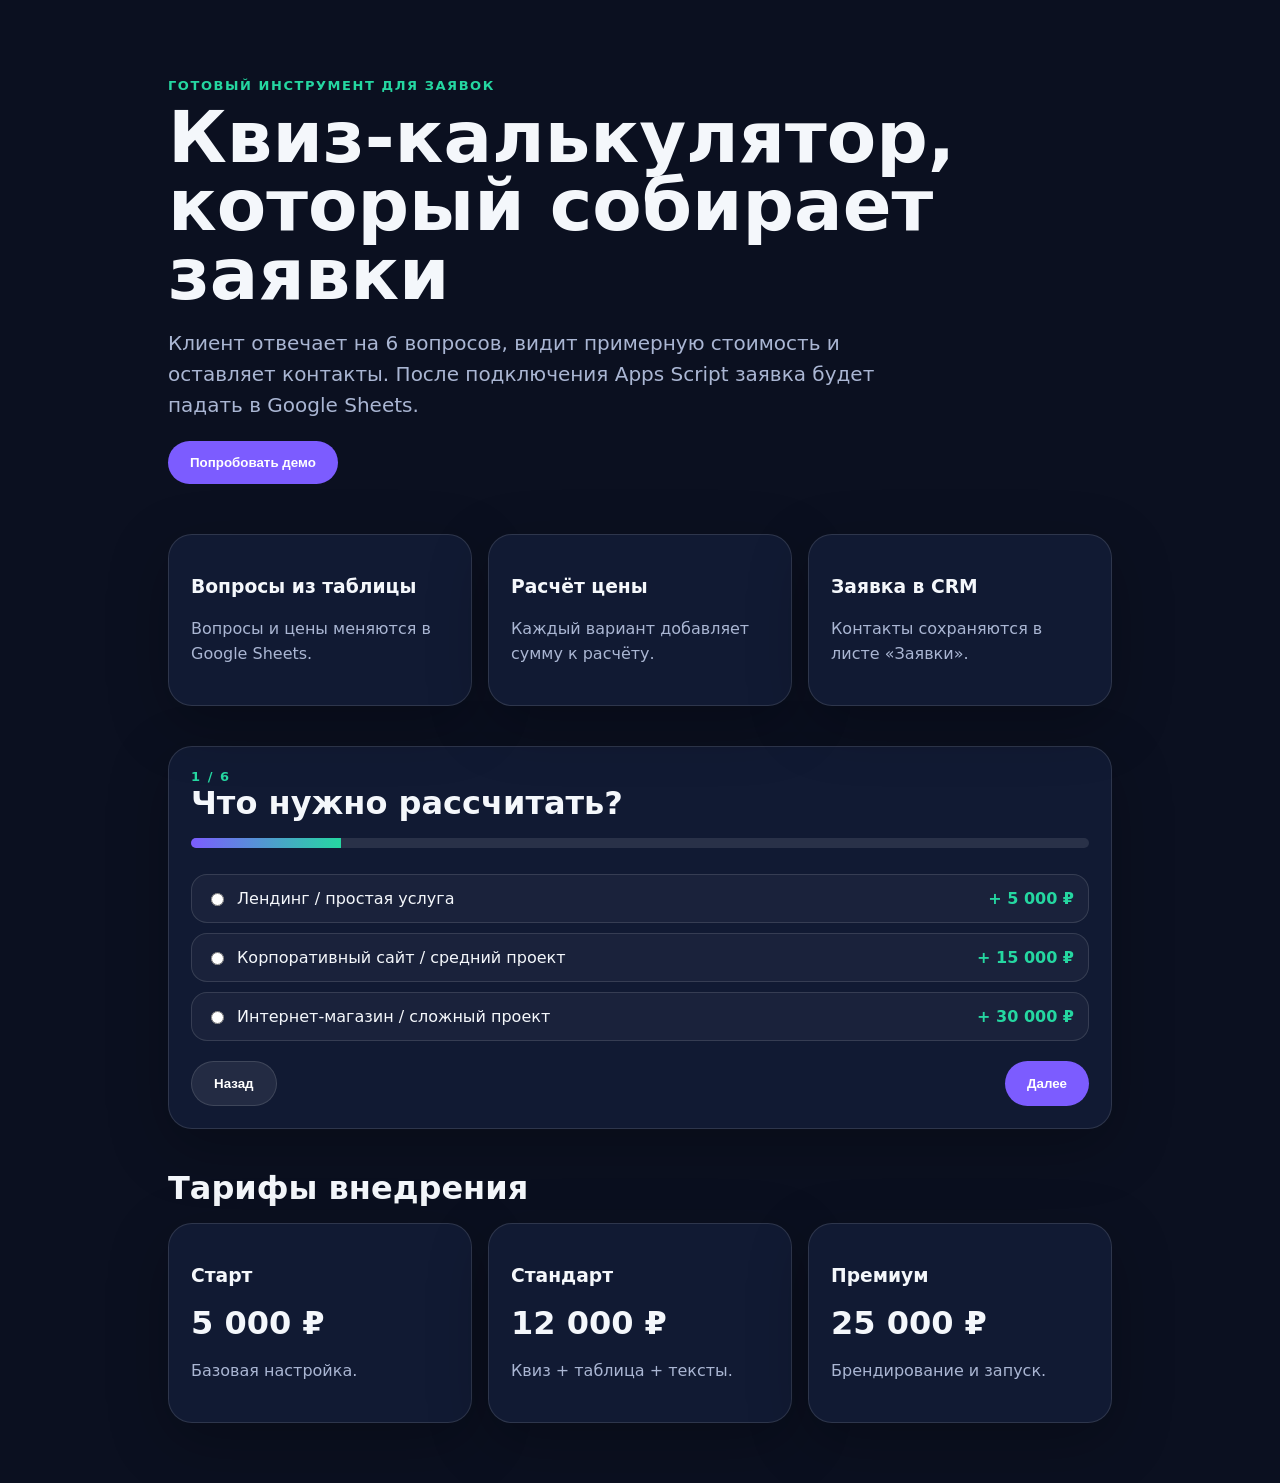
<file: index.html>
<!doctype html>
<html lang="ru">
<head>
  <meta charset="utf-8">
  <meta name="viewport" content="width=device-width,initial-scale=1">
  <title>Квиз-калькулятор стоимости</title>
  <style>
    *{box-sizing:border-box}body{margin:0;font-family:system-ui,-apple-system,Segoe UI,sans-serif;background:#0b1020;color:#f4f7fb}main{max-width:980px;margin:auto;padding:28px 18px 60px}.hero{padding:50px 0}.tag{color:#25d7a1;text-transform:uppercase;font-weight:800;letter-spacing:.12em;font-size:13px}h1{font-size:clamp(38px,7vw,72px);line-height:.95;margin:10px 0 18px}h2{font-size:32px;margin:0 0 16px}.lead{font-size:20px;color:#aab6d3;max-width:720px;line-height:1.55}.grid{display:grid;grid-template-columns:repeat(3,1fr);gap:16px}.card,.quiz{background:#111a33;border:1px solid rgba(255,255,255,.12);border-radius:24px;padding:22px;box-shadow:0 18px 60px rgba(0,0,0,.25)}.btn{border:0;border-radius:999px;padding:14px 22px;font-weight:800;cursor:pointer;background:#7c5cff;color:white}.btn.secondary{background:rgba(255,255,255,.08);border:1px solid rgba(255,255,255,.12)}.actions{display:flex;gap:10px;justify-content:space-between;margin-top:20px}.progress{height:10px;border-radius:999px;background:rgba(255,255,255,.1);overflow:hidden;margin:16px 0 26px}.bar{height:100%;width:0;background:linear-gradient(90deg,#7c5cff,#25d7a1);transition:.2s}.option{display:flex;gap:10px;align-items:center;border:1px solid rgba(255,255,255,.12);border-radius:16px;padding:14px;margin:10px 0;background:rgba(255,255,255,.04);cursor:pointer}.option b{margin-left:auto;color:#25d7a1}.hidden{display:none}.form{display:grid;gap:12px;max-width:520px}.form input{padding:14px;border-radius:14px;border:1px solid rgba(255,255,255,.14);background:rgba(255,255,255,.08);color:#fff;font-size:16px}.ok{background:rgba(37,215,161,.12);border:1px solid rgba(37,215,161,.35);padding:16px;border-radius:16px;margin-top:14px;color:#dff}.muted{color:#aab6d3;line-height:1.6}@media(max-width:760px){.grid{grid-template-columns:1fr}h1{font-size:42px}}
  </style>
</head>
<body>
<main>
  <section class="hero">
    <div class="tag">Готовый инструмент для заявок</div>
    <h1>Квиз-калькулятор, который собирает заявки</h1>
    <p class="lead">Клиент отвечает на 6 вопросов, видит примерную стоимость и оставляет контакты. После подключения Apps Script заявка будет падать в Google Sheets.</p>
    <button class="btn" onclick="document.getElementById('quiz').scrollIntoView({behavior:'smooth'})">Попробовать демо</button>
  </section>

  <section class="grid">
    <div class="card"><h3>Вопросы из таблицы</h3><p class="muted">Вопросы и цены меняются в Google Sheets.</p></div>
    <div class="card"><h3>Расчёт цены</h3><p class="muted">Каждый вариант добавляет сумму к расчёту.</p></div>
    <div class="card"><h3>Заявка в CRM</h3><p class="muted">Контакты сохраняются в листе «Заявки».</p></div>
  </section>

  <section class="quiz" id="quiz" style="margin-top:40px">
    <div class="tag" id="counter">1 / 6</div>
    <h2 id="questionTitle"></h2>
    <div class="progress"><div class="bar" id="bar"></div></div>
    <div id="options"></div>
    <div id="final" class="hidden">
      <h2 id="price"></h2>
      <p class="muted">Точная стоимость после уточнения деталей.</p>
      <form class="form" id="leadForm">
        <input id="name" required placeholder="Имя">
        <input id="phone" required placeholder="Телефон">
        <input id="email" type="email" placeholder="Email">
        <button class="btn" type="submit">Отправить заявку</button>
      </form>
      <div class="ok hidden" id="ok"></div>
    </div>
    <div class="actions">
      <button class="btn secondary" id="prev">Назад</button>
      <button class="btn" id="next">Далее</button>
    </div>
  </section>

  <section style="margin-top:40px">
    <h2>Тарифы внедрения</h2>
    <div class="grid">
      <div class="card"><h3>Старт</h3><h2>5 000 ₽</h2><p class="muted">Базовая настройка.</p></div>
      <div class="card"><h3>Стандарт</h3><h2>12 000 ₽</h2><p class="muted">Квиз + таблица + тексты.</p></div>
      <div class="card"><h3>Премиум</h3><h2>25 000 ₽</h2><p class="muted">Брендирование и запуск.</p></div>
    </div>
  </section>
</main>
<script>
const SCRIPT_URL='';
const qs=[
 {t:'Что нужно рассчитать?',o:[['Лендинг / простая услуга',5000],['Корпоративный сайт / средний проект',15000],['Интернет-магазин / сложный проект',30000]]},
 {t:'Количество страниц или объём работ?',o:[['1–3 страницы / небольшой объём',0],['4–10 страниц / средний объём',5000],['11–30 страниц / большой объём',12000],['Больше 30 страниц',25000]]},
 {t:'Нужен ли индивидуальный дизайн?',o:[['Шаблонный дизайн',0],['Индивидуальный дизайн',10000]]},
 {t:'Нужны ли интеграции?',o:[['Без интеграций',0],['Форма + таблица заявок',5000],['CRM / оплата / внешние сервисы',15000]]},
 {t:'Нужен ли контент или тексты?',o:[['Контент уже готов',0],['Нужна редактура',5000],['Нужно написать тексты с нуля',12000]]},
 {t:'Как срочно нужен запуск?',o:[['Стандартно',0],['Срочно',7000]]}
];
let step=0,answers=[];const $=id=>document.getElementById(id);function money(n){return n.toLocaleString('ru-RU')+' ₽'}function sum(){return answers.reduce((s,a)=>s+(a?a.price:0),0)}function render(){const q=qs[step];$('counter').textContent=(step+1)+' / '+qs.length;$('bar').style.width=((step+1)/qs.length*100)+'%';$('questionTitle').textContent=q.t;$('final').classList.add('hidden');$('options').classList.remove('hidden');$('next').classList.remove('hidden');$('prev').disabled=step===0;$('next').textContent=step===qs.length-1?'Рассчитать':'Далее';$('options').innerHTML=q.o.map((x,i)=>`<label class="option"><input type="radio" name="opt" value="${i}" ${answers[step]?.idx===i?'checked':''}><span>${x[0]}</span><b>${x[1]?'+ '+money(x[1]):'0 ₽'}</b></label>`).join('');document.querySelectorAll('[name=opt]').forEach(i=>i.onchange=()=>{const v=q.o[+i.value];answers[step]={idx:+i.value,text:v[0],price:v[1],question:q.t}})}function final(){ $('questionTitle').textContent='Готово';$('counter').textContent='Расчёт';$('bar').style.width='100%';$('options').classList.add('hidden');$('final').classList.remove('hidden');$('next').classList.add('hidden');$('price').textContent='Предварительная стоимость: '+money(sum()) }$('prev').onclick=()=>{if(step>0){step--;render()}};$('next').onclick=()=>{if(!answers[step])return alert('Выберите вариант'); if(step<qs.length-1){step++;render()}else final()};$('leadForm').onsubmit=e=>{e.preventDefault();const data={id:'LOCAL-'+Date.now(),name:$('name').value,phone:$('phone').value,email:$('email').value,price:sum(),answers};if(!SCRIPT_URL){$('ok').classList.remove('hidden');$('ok').innerHTML='Демо-режим: заявка не отправлена, потому что Apps Script URL ещё не подключён. Расчёт: '+money(data.price);return}const form=document.createElement('form');form.method='POST';form.action=SCRIPT_URL;form.target='_blank';const input=document.createElement('input');input.name='payload';input.value=JSON.stringify(data);form.appendChild(input);document.body.appendChild(form);form.submit();form.remove();$('ok').classList.remove('hidden');$('ok').textContent='Заявка отправлена.'};render();
</script>
</body>
</html>
</file>
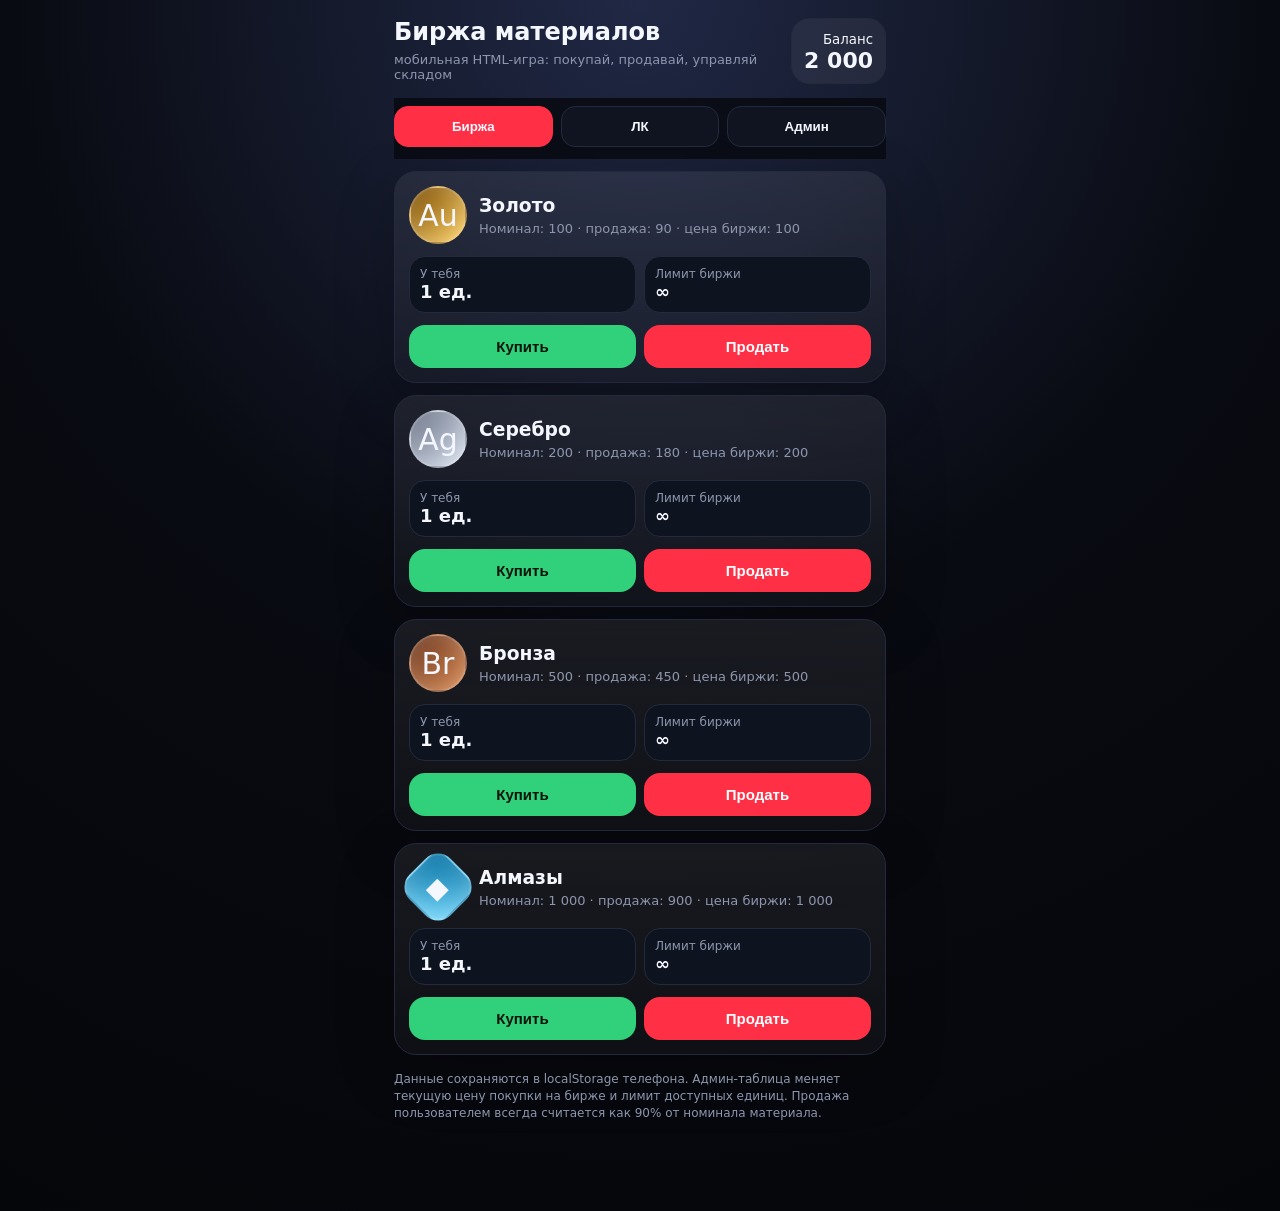
<file: coin-exchange-game/index.html>
<!doctype html>
<html lang="ru">
<head>
<meta charset="utf-8">
<meta name="viewport" content="width=device-width,initial-scale=1,viewport-fit=cover">
<title>Биржа материалов</title>
<style>
:root{--bg:#090b12;--card:#151927;--muted:#8d96ad;--text:#f5f7ff;--red:#ff3046;--green:#31d07b;--line:#242a3d;--gold:#ffd36a;--silver:#dce4f2;--bronze:#d88b55;--diamond:#7ddcff}*{box-sizing:border-box}body{margin:0;background:radial-gradient(circle at top,#202845 0,#090b12 46%,#05060a 100%);font-family:system-ui,-apple-system,BlinkMacSystemFont,"Segoe UI",sans-serif;color:var(--text)}.wrap{max-width:520px;margin:0 auto;padding:18px 14px 90px}.top{display:flex;justify-content:space-between;gap:12px;align-items:center;margin-bottom:14px}.brand h1{font-size:24px;line-height:1.05;margin:0}.brand p{margin:6px 0 0;color:var(--muted);font-size:13px}.pill{border:1px solid var(--line);background:rgba(255,255,255,.06);border-radius:18px;padding:10px 12px;text-align:right}.pill b{display:block;font-size:22px}.tabs{position:sticky;top:0;z-index:5;display:grid;grid-template-columns:repeat(3,1fr);gap:8px;background:rgba(9,11,18,.88);backdrop-filter:blur(12px);padding:8px 0 12px}.tab{border:1px solid var(--line);background:#101421;color:var(--text);border-radius:14px;padding:12px 8px;font-weight:800}.tab.active{background:var(--red);border-color:var(--red)}.panel{display:none}.panel.active{display:block}.card{border:1px solid var(--line);background:linear-gradient(180deg,rgba(255,255,255,.07),rgba(255,255,255,.03));border-radius:22px;padding:14px;margin:12px 0;box-shadow:0 18px 60px rgba(0,0,0,.22)}.asset{display:grid;grid-template-columns:58px 1fr;gap:12px;align-items:center}.coin{width:58px;height:58px;border-radius:50%;display:grid;place-items:center;font-size:30px;border:2px solid rgba(255,255,255,.22);box-shadow:inset 0 0 18px rgba(255,255,255,.18)}.gold{background:linear-gradient(135deg,#7a4a00,var(--gold))}.silver{background:linear-gradient(135deg,#677083,var(--silver))}.bronze{background:linear-gradient(135deg,#6b351d,var(--bronze))}.diamond{background:linear-gradient(135deg,#006c9e,var(--diamond));border-radius:18px;transform:rotate(45deg)}.diamond span{transform:rotate(-45deg)}h2,h3{margin:0}.meta{color:var(--muted);font-size:13px;margin-top:5px}.grid{display:grid;grid-template-columns:1fr 1fr;gap:8px;margin-top:12px}.stat{background:#0e1320;border:1px solid var(--line);border-radius:16px;padding:10px}.stat small{display:block;color:var(--muted);font-size:12px}.stat b{font-size:18px}.actions{display:grid;grid-template-columns:1fr 1fr;gap:8px;margin-top:12px}.btn{border:0;border-radius:16px;padding:13px 10px;font-size:15px;font-weight:900;color:#fff;background:#2c354f}.buy{background:var(--green);color:#06130b}.sell{background:var(--red)}.btn:disabled{opacity:.42}.admin-row{display:grid;grid-template-columns:1fr 1fr;gap:8px;margin-top:10px}.field{display:flex;flex-direction:column;gap:5px}.field label{font-size:12px;color:var(--muted)}input{width:100%;border:1px solid var(--line);background:#0e1320;color:var(--text);border-radius:14px;padding:12px;font-size:16px}.notice{color:var(--muted);font-size:13px;line-height:1.35}.toast{position:fixed;left:14px;right:14px;bottom:18px;max-width:492px;margin:auto;background:#111727;border:1px solid var(--line);border-radius:18px;padding:13px 14px;box-shadow:0 18px 80px rgba(0,0,0,.5);display:none}.toast.show{display:block}.danger{color:#ff9aa6}.ok{color:#86f3b0}.table{width:100%;border-collapse:collapse;font-size:13px}.table th,.table td{border-bottom:1px solid var(--line);padding:9px 4px;text-align:left}.reset{width:100%;margin-top:10px;background:#242b40}.footer{color:var(--muted);font-size:12px;margin-top:16px;line-height:1.4}
</style>
</head>
<body>
<div class="wrap">
  <div class="top">
    <div class="brand"><h1>Биржа материалов</h1><p>мобильная HTML-игра: покупай, продавай, управляй складом</p></div>
    <div class="pill"><small>Баланс</small><b id="balance">0</b></div>
  </div>
  <div class="tabs"><button class="tab active" data-tab="market">Биржа</button><button class="tab" data-tab="cabinet">ЛК</button><button class="tab" data-tab="admin">Админ</button></div>
  <section id="market" class="panel active"></section>
  <section id="cabinet" class="panel"></section>
  <section id="admin" class="panel"></section>
  <div class="footer">Данные сохраняются в localStorage телефона. Админ-таблица меняет текущую цену покупки на бирже и лимит доступных единиц. Продажа пользователем всегда считается как 90% от номинала материала.</div>
</div>
<div id="toast" class="toast"></div>
<script>
const DEFAULT={balance:2000,assets:{gold:{name:'Золото',icon:'Au',cls:'gold',nominal:100,price:100,stock:null,user:1},silver:{name:'Серебро',icon:'Ag',cls:'silver',nominal:200,price:200,stock:null,user:1},bronze:{name:'Бронза',icon:'Br',cls:'bronze',nominal:500,price:500,stock:null,user:1},diamond:{name:'Алмазы',icon:'◆',cls:'diamond',nominal:1000,price:1000,stock:null,user:1}}};
let state=load();
function load(){try{return JSON.parse(localStorage.getItem('coinExchangeGame'))||structuredClone(DEFAULT)}catch(e){return structuredClone(DEFAULT)}}
function save(){localStorage.setItem('coinExchangeGame',JSON.stringify(state));render()}
function money(n){return Math.round(Number(n)||0).toLocaleString('ru-RU')}
function sellPrice(a){return Math.round(a.nominal*.9)}
function toast(t,ok=true){const el=document.getElementById('toast');el.innerHTML=(ok?'<span class="ok">':'<span class="danger">')+t+'</span>';el.classList.add('show');setTimeout(()=>el.classList.remove('show'),1700)}
function buy(k){const a=state.assets[k];if(a.stock!==null&&a.stock<=0)return toast('На бирже закончился лимит',false);if(state.balance<a.price)return toast('Не хватает баллов',false);state.balance-=a.price;a.user++;if(a.stock!==null)a.stock--;save();toast('Куплено: '+a.name)}
function sell(k){const a=state.assets[k];if(a.user<=0)return toast('Нечего продавать',false);const p=sellPrice(a);a.user--;state.balance+=p;if(a.stock!==null)a.stock++;save();toast('Продано за '+money(p)+' баллов')}
function setAdmin(k,field,val){const a=state.assets[k];if(field==='price')a.price=Math.max(0,Math.round(Number(val)||0));if(field==='stock'){const v=String(val).trim();a.stock=v===''?null:Math.max(0,Math.round(Number(v)||0))}save()}
function resetGame(){state=structuredClone(DEFAULT);save();toast('Игра сброшена')}
function coinHtml(a){return `<div class="coin ${a.cls}"><span>${a.icon}</span></div>`}
function renderMarket(){document.getElementById('market').innerHTML=Object.entries(state.assets).map(([k,a])=>`<div class="card"><div class="asset">${coinHtml(a)}<div><h3>${a.name}</h3><div class="meta">Номинал: ${money(a.nominal)} · продажа: ${money(sellPrice(a))} · цена биржи: ${money(a.price)}</div></div></div><div class="grid"><div class="stat"><small>У тебя</small><b>${money(a.user)} ед.</b></div><div class="stat"><small>Лимит биржи</small><b>${a.stock===null?'∞':money(a.stock)}</b></div></div><div class="actions"><button class="btn buy" onclick="buy('${k}')">Купить</button><button class="btn sell" onclick="sell('${k}')">Продать</button></div></div>`).join('')}
function renderCabinet(){const total=Object.values(state.assets).reduce((s,a)=>s+a.user*sellPrice(a),0);document.getElementById('cabinet').innerHTML=`<div class="card"><h2>Личный кабинет</h2><p class="notice">Здесь виден баланс, портфель и оценка активов по цене продажи — 90% от номинала.</p><div class="grid"><div class="stat"><small>Баланс</small><b>${money(state.balance)}</b></div><div class="stat"><small>Оценка портфеля</small><b>${money(total)}</b></div></div></div><div class="card"><table class="table"><thead><tr><th>Материал</th><th>Кол-во</th><th>Продажа/ед.</th><th>Сумма</th></tr></thead><tbody>${Object.values(state.assets).map(a=>`<tr><td>${a.name}</td><td>${money(a.user)}</td><td>${money(sellPrice(a))}</td><td>${money(a.user*sellPrice(a))}</td></tr>`).join('')}</tbody></table></div>`}
function renderAdmin(){document.getElementById('admin').innerHTML=`<div class="card"><h2>Админ-таблица</h2><p class="notice">Цена — текущая стоимость покупки на бирже. Лимит пустой = бесконечно. Лимит уменьшается при покупке и возвращается при продаже.</p></div>`+Object.entries(state.assets).map(([k,a])=>`<div class="card"><div class="asset">${coinHtml(a)}<div><h3>${a.name}</h3><div class="meta">Номинал ${money(a.nominal)} · пользователь продаёт за ${money(sellPrice(a))}</div></div></div><div class="admin-row"><div class="field"><label>Цена покупки на бирже</label><input type="number" min="0" value="${a.price}" onchange="setAdmin('${k}','price',this.value)"></div><div class="field"><label>Лимит единиц на продаже</label><input type="number" min="0" placeholder="∞" value="${a.stock===null?'':a.stock}" onchange="setAdmin('${k}','stock',this.value)"></div></div></div>`).join('')+`<button class="btn reset" onclick="resetGame()">Сбросить игру</button>`}
function render(){document.getElementById('balance').textContent=money(state.balance);renderMarket();renderCabinet();renderAdmin()}
document.querySelectorAll('.tab').forEach(b=>b.onclick=()=>{document.querySelectorAll('.tab,.panel').forEach(x=>x.classList.remove('active'));b.classList.add('active');document.getElementById(b.dataset.tab).classList.add('active')});
render();
</script>
</body>
</html>
</file>
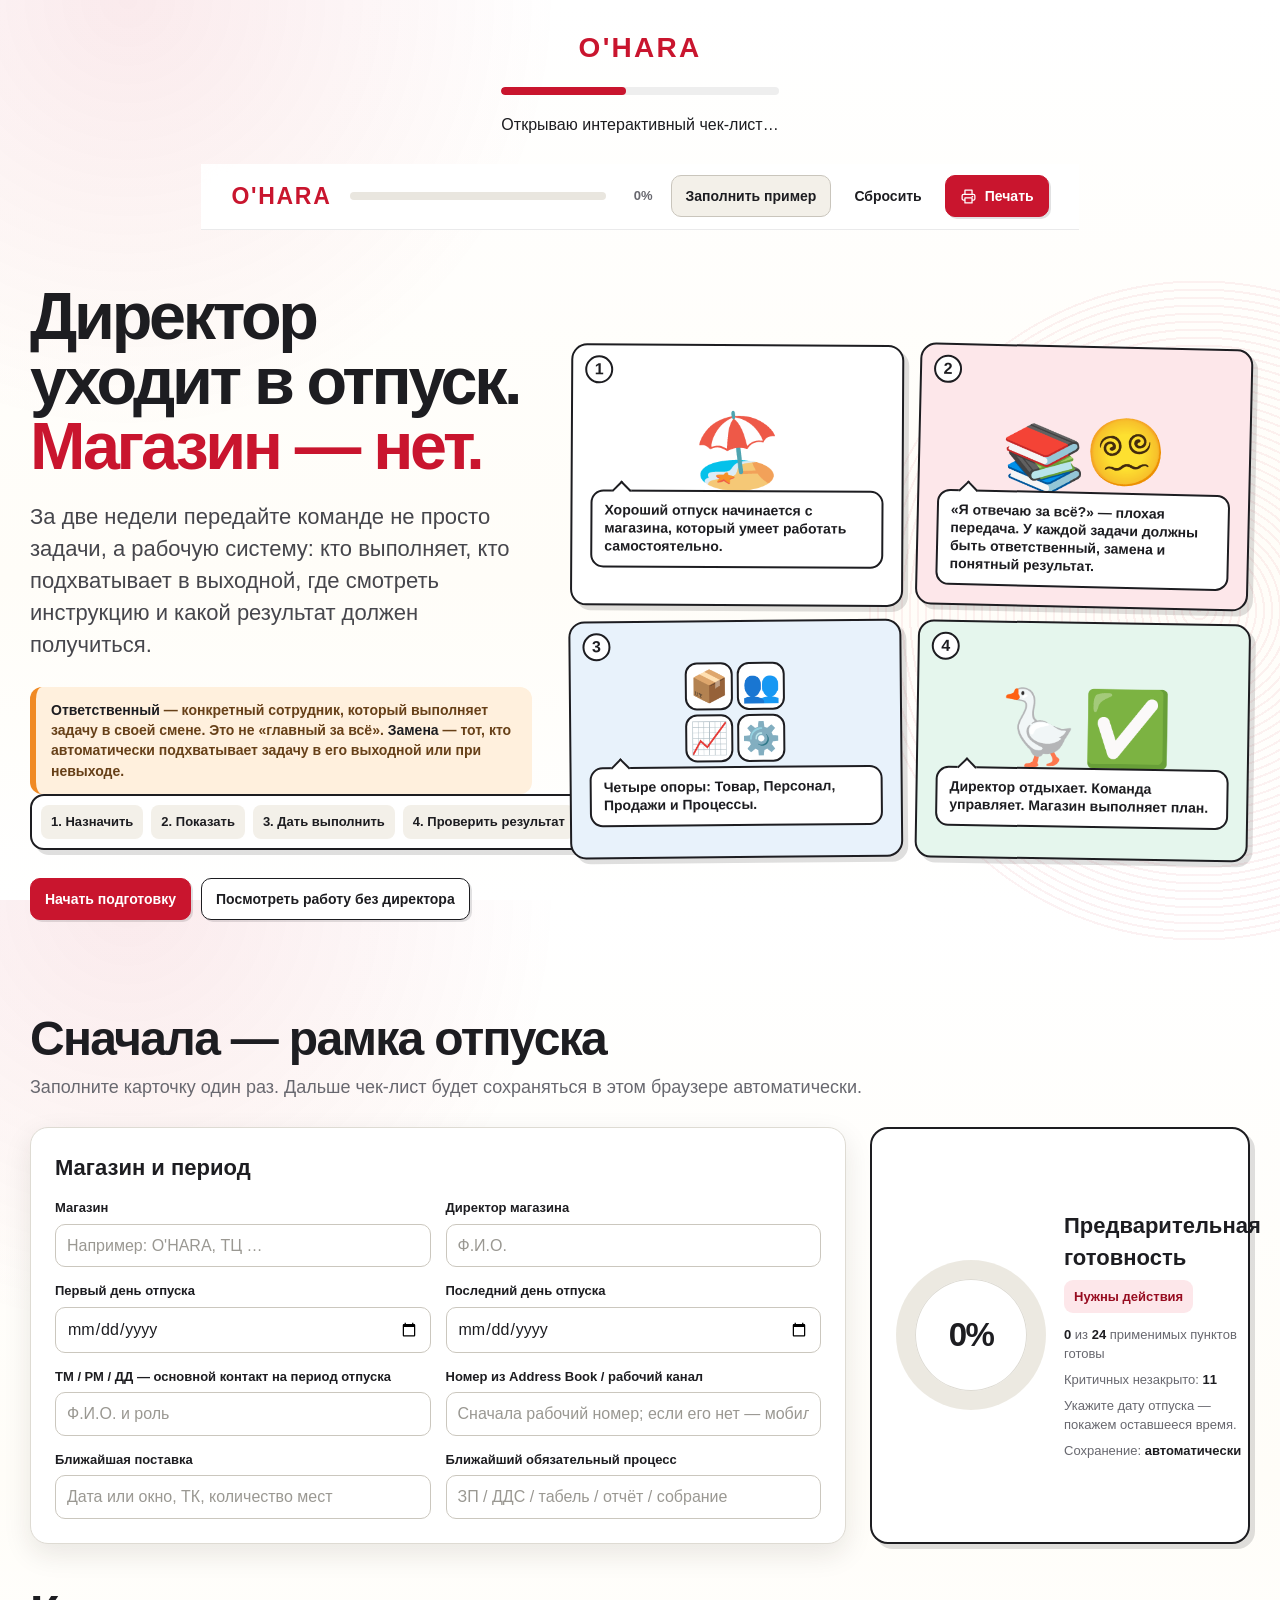
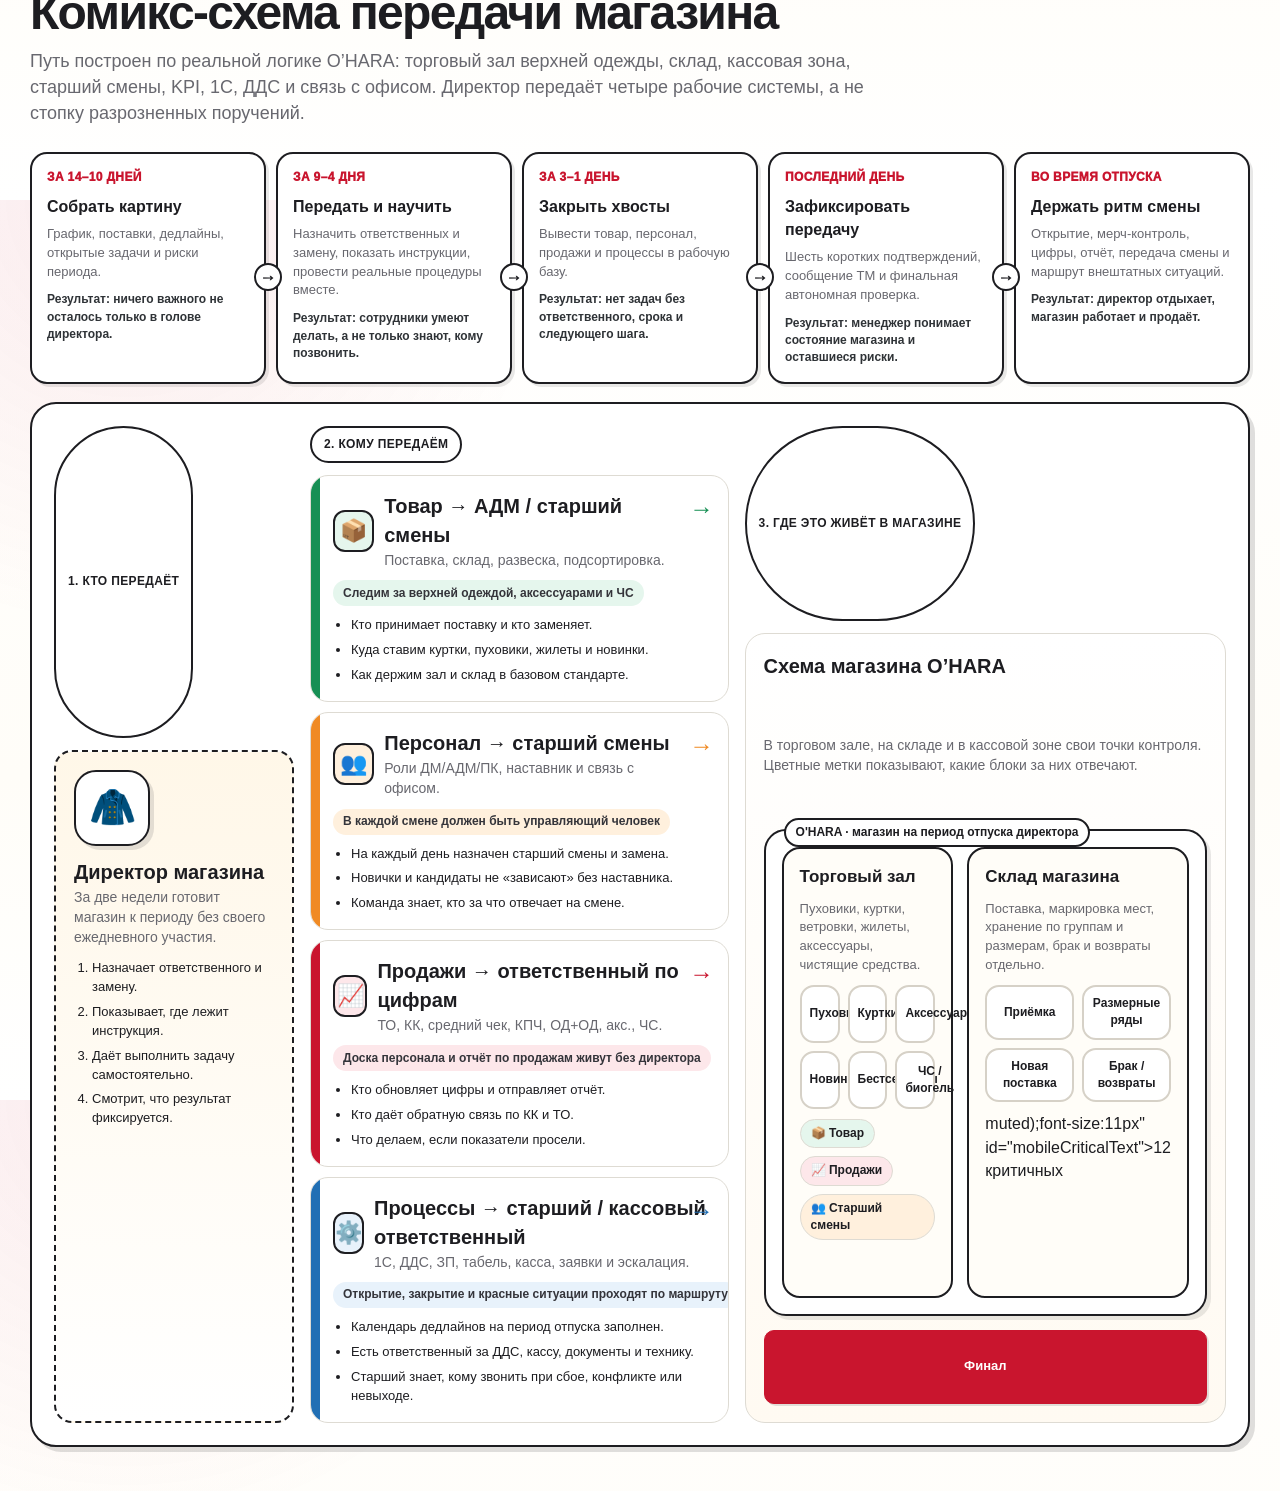
<file: ohara-vacation-checklist/index.html>
<!doctype html>
<html lang="ru">
<head>
<meta charset="utf-8">
<meta name="viewport" content="width=device-width,initial-scale=1">
<meta name="theme-color" content="#c9152e">
<title>O\'HARA — Магазин готов к отпуску директора</title>
<style>html,body{height:100%;margin:0}body{display:grid;place-items:center;font:16px/1.45 Segoe UI,Arial,sans-serif;background:#fffdf8;color:#1d1d21}.load{max-width:520px;padding:28px;text-align:center}.mark{font-size:28px;font-weight:900;letter-spacing:.08em;color:#c9152e}.bar{height:8px;margin:18px 0;border-radius:99px;background:#eee;overflow:hidden}.bar:after{content:"";display:block;width:45%;height:100%;border-radius:inherit;background:#c9152e;animation:m 1s infinite alternate ease-in-out}@keyframes m{to{transform:translateX(120%)}}</style>
</head>
<body><div class="load"><div class="mark">O'HARA</div><div class="bar"></div><div id="msg">Открываю интерактивный чек-лист…</div></div>
<script>window.__OHARA_PARTS=[];</script>
<script src="part01.js"></script>
<script src="part02.js"></script>
<script src="part03.js"></script>
<script src="part04.js"></script>
<script src="part05.js"></script>
<script src="part06.js"></script>
<script src="part07.js"></script>
<script src="part08.js"></script>
<script src="part09.js"></script>
<script>
try{const html=window.__OHARA_PARTS.join("");if(!html.startsWith("<!doctype html>"))throw new Error("incomplete");document.open();document.write(html);document.close();}catch(e){document.getElementById("msg").textContent="Не удалось загрузить прототип. Обновите страницу.";}
</script></body></html>
</file>
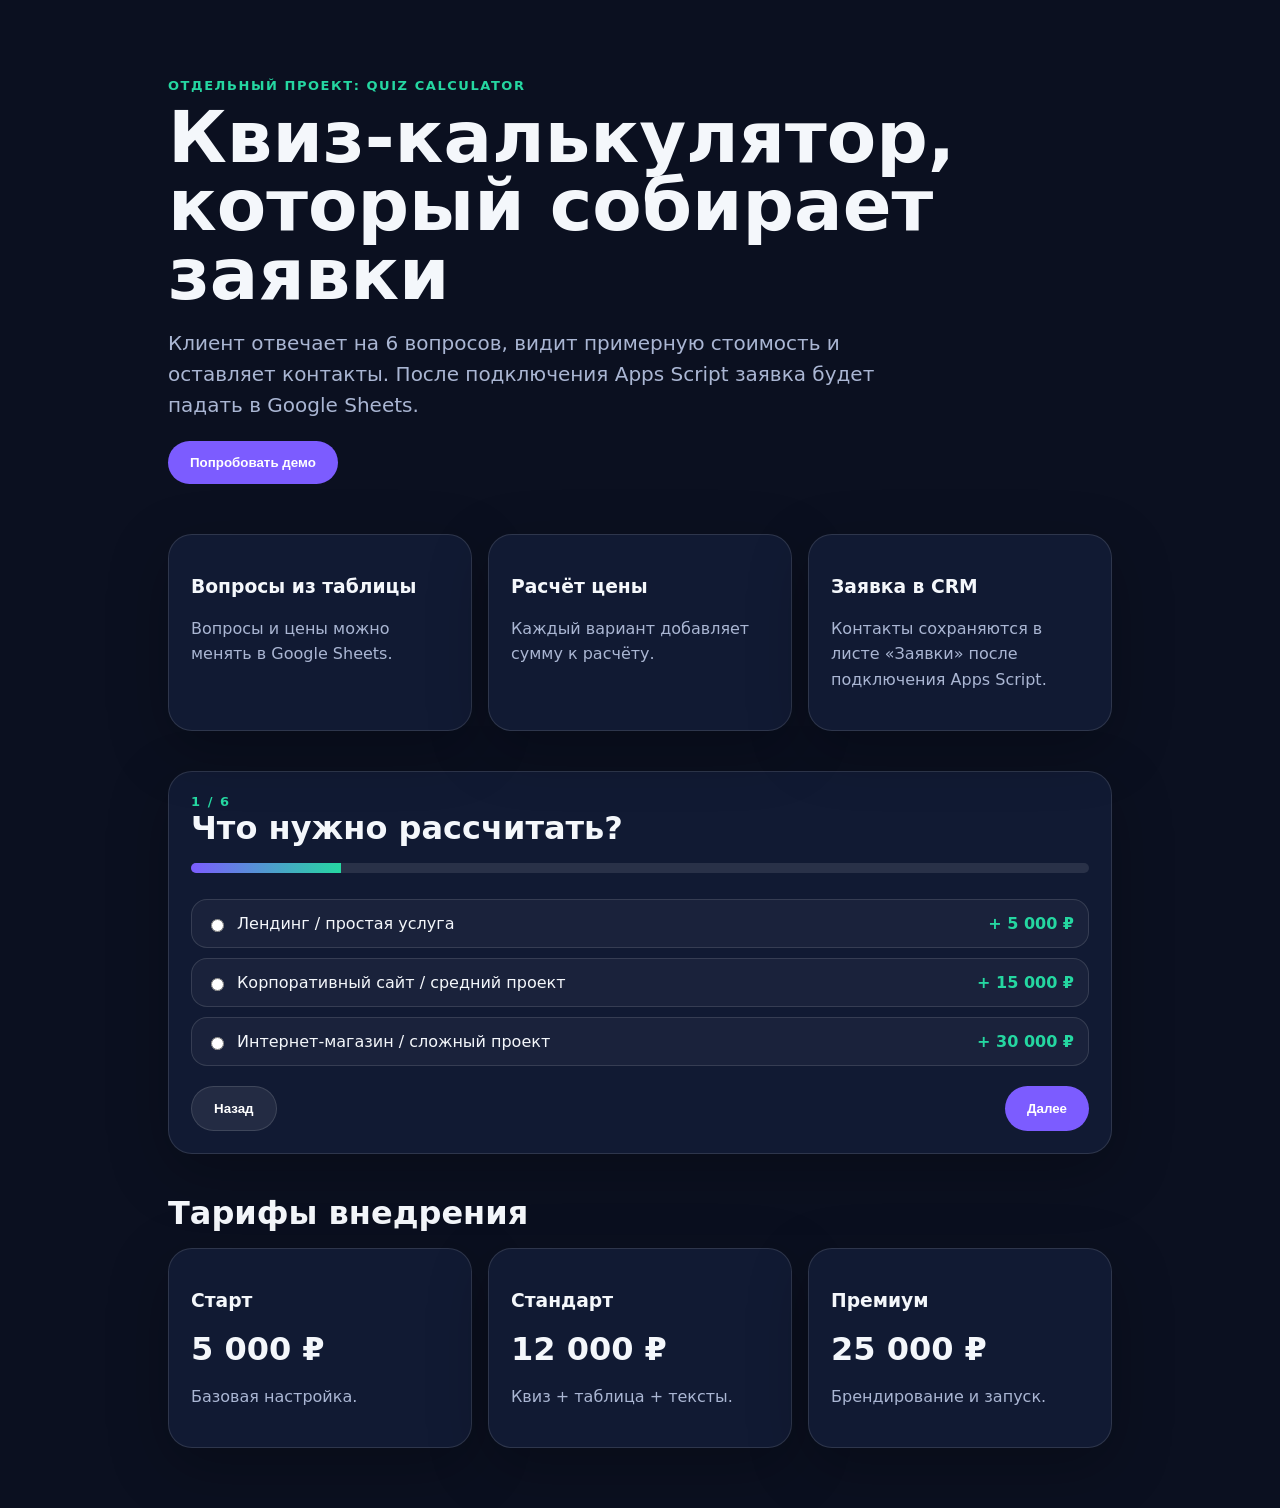
<file: quiz-calculator/index.html>
<!doctype html>
<html lang="ru">
<head>
  <meta charset="utf-8">
  <meta name="viewport" content="width=device-width,initial-scale=1">
  <title>Квиз-калькулятор стоимости</title>
  <style>
    *{box-sizing:border-box}body{margin:0;font-family:system-ui,-apple-system,Segoe UI,sans-serif;background:#0b1020;color:#f4f7fb}main{max-width:980px;margin:auto;padding:28px 18px 60px}.hero{padding:50px 0}.tag{color:#25d7a1;text-transform:uppercase;font-weight:800;letter-spacing:.12em;font-size:13px}h1{font-size:clamp(38px,7vw,72px);line-height:.95;margin:10px 0 18px}h2{font-size:32px;margin:0 0 16px}.lead{font-size:20px;color:#aab6d3;max-width:720px;line-height:1.55}.grid{display:grid;grid-template-columns:repeat(3,1fr);gap:16px}.card,.quiz{background:#111a33;border:1px solid rgba(255,255,255,.12);border-radius:24px;padding:22px;box-shadow:0 18px 60px rgba(0,0,0,.25)}.btn{border:0;border-radius:999px;padding:14px 22px;font-weight:800;cursor:pointer;background:#7c5cff;color:white}.btn.secondary{background:rgba(255,255,255,.08);border:1px solid rgba(255,255,255,.12)}.actions{display:flex;gap:10px;justify-content:space-between;margin-top:20px}.progress{height:10px;border-radius:999px;background:rgba(255,255,255,.1);overflow:hidden;margin:16px 0 26px}.bar{height:100%;width:0;background:linear-gradient(90deg,#7c5cff,#25d7a1);transition:.2s}.option{display:flex;gap:10px;align-items:center;border:1px solid rgba(255,255,255,.12);border-radius:16px;padding:14px;margin:10px 0;background:rgba(255,255,255,.04);cursor:pointer}.option b{margin-left:auto;color:#25d7a1}.hidden{display:none}.form{display:grid;gap:12px;max-width:520px}.form input{padding:14px;border-radius:14px;border:1px solid rgba(255,255,255,.14);background:rgba(255,255,255,.08);color:#fff;font-size:16px}.ok{background:rgba(37,215,161,.12);border:1px solid rgba(37,215,161,.35);padding:16px;border-radius:16px;margin-top:14px;color:#dff}.muted{color:#aab6d3;line-height:1.6}@media(max-width:760px){.grid{grid-template-columns:1fr}h1{font-size:42px}}
  </style>
</head>
<body>
<main>
  <section class="hero">
    <div class="tag">Отдельный проект: Quiz Calculator</div>
    <h1>Квиз-калькулятор, который собирает заявки</h1>
    <p class="lead">Клиент отвечает на 6 вопросов, видит примерную стоимость и оставляет контакты. После подключения Apps Script заявка будет падать в Google Sheets.</p>
    <button class="btn" onclick="document.getElementById('quiz').scrollIntoView({behavior:'smooth'})">Попробовать демо</button>
  </section>

  <section class="grid">
    <div class="card"><h3>Вопросы из таблицы</h3><p class="muted">Вопросы и цены можно менять в Google Sheets.</p></div>
    <div class="card"><h3>Расчёт цены</h3><p class="muted">Каждый вариант добавляет сумму к расчёту.</p></div>
    <div class="card"><h3>Заявка в CRM</h3><p class="muted">Контакты сохраняются в листе «Заявки» после подключения Apps Script.</p></div>
  </section>

  <section class="quiz" id="quiz" style="margin-top:40px">
    <div class="tag" id="counter">1 / 6</div>
    <h2 id="questionTitle"></h2>
    <div class="progress"><div class="bar" id="bar"></div></div>
    <div id="options"></div>
    <div id="final" class="hidden">
      <h2 id="price"></h2>
      <p class="muted">Точная стоимость после уточнения деталей.</p>
      <form class="form" id="leadForm">
        <input id="name" required placeholder="Имя">
        <input id="phone" required placeholder="Телефон">
        <input id="email" type="email" placeholder="Email">
        <button class="btn" type="submit">Отправить заявку</button>
      </form>
      <div class="ok hidden" id="ok"></div>
    </div>
    <div class="actions">
      <button class="btn secondary" id="prev">Назад</button>
      <button class="btn" id="next">Далее</button>
    </div>
  </section>

  <section style="margin-top:40px">
    <h2>Тарифы внедрения</h2>
    <div class="grid">
      <div class="card"><h3>Старт</h3><h2>5 000 ₽</h2><p class="muted">Базовая настройка.</p></div>
      <div class="card"><h3>Стандарт</h3><h2>12 000 ₽</h2><p class="muted">Квиз + таблица + тексты.</p></div>
      <div class="card"><h3>Премиум</h3><h2>25 000 ₽</h2><p class="muted">Брендирование и запуск.</p></div>
    </div>
  </section>
</main>
<script>
const SCRIPT_URL='';
const qs=[
 {t:'Что нужно рассчитать?',o:[['Лендинг / простая услуга',5000],['Корпоративный сайт / средний проект',15000],['Интернет-магазин / сложный проект',30000]]},
 {t:'Количество страниц или объём работ?',o:[['1–3 страницы / небольшой объём',0],['4–10 страниц / средний объём',5000],['11–30 страниц / большой объём',12000],['Больше 30 страниц',25000]]},
 {t:'Нужен ли индивидуальный дизайн?',o:[['Шаблонный дизайн',0],['Индивидуальный дизайн',10000]]},
 {t:'Нужны ли интеграции?',o:[['Без интеграций',0],['Форма + таблица заявок',5000],['CRM / оплата / внешние сервисы',15000]]},
 {t:'Нужен ли контент или тексты?',o:[['Контент уже готов',0],['Нужна редактура',5000],['Нужно написать тексты с нуля',12000]]},
 {t:'Как срочно нужен запуск?',o:[['Стандартно',0],['Срочно',7000]]}
];
let step=0,answers=[];const $=id=>document.getElementById(id);function money(n){return n.toLocaleString('ru-RU')+' ₽'}function sum(){return answers.reduce((s,a)=>s+(a?a.price:0),0)}function render(){const q=qs[step];$('counter').textContent=(step+1)+' / '+qs.length;$('bar').style.width=((step+1)/qs.length*100)+'%';$('questionTitle').textContent=q.t;$('final').classList.add('hidden');$('options').classList.remove('hidden');$('next').classList.remove('hidden');$('prev').disabled=step===0;$('next').textContent=step===qs.length-1?'Рассчитать':'Далее';$('options').innerHTML=q.o.map((x,i)=>`<label class="option"><input type="radio" name="opt" value="${i}" ${answers[step]?.idx===i?'checked':''}><span>${x[0]}</span><b>${x[1]?'+ '+money(x[1]):'0 ₽'}</b></label>`).join('');document.querySelectorAll('[name=opt]').forEach(i=>i.onchange=()=>{const v=q.o[+i.value];answers[step]={idx:+i.value,text:v[0],price:v[1],question:q.t}})}function final(){ $('questionTitle').textContent='Готово';$('counter').textContent='Расчёт';$('bar').style.width='100%';$('options').classList.add('hidden');$('final').classList.remove('hidden');$('next').classList.add('hidden');$('price').textContent='Предварительная стоимость: '+money(sum()) }$('prev').onclick=()=>{if(step>0){step--;render()}};$('next').onclick=()=>{if(!answers[step])return alert('Выберите вариант'); if(step<qs.length-1){step++;render()}else final()};$('leadForm').onsubmit=e=>{e.preventDefault();const data={id:'LOCAL-'+Date.now(),name:$('name').value,phone:$('phone').value,email:$('email').value,price:sum(),answers};if(!SCRIPT_URL){$('ok').classList.remove('hidden');$('ok').innerHTML='Демо-режим: заявка не отправлена, потому что Apps Script URL ещё не подключён. Расчёт: '+money(data.price);return}const form=document.createElement('form');form.method='POST';form.action=SCRIPT_URL;form.target='_blank';const input=document.createElement('input');input.name='payload';input.value=JSON.stringify(data);form.appendChild(input);document.body.appendChild(form);form.submit();form.remove();$('ok').classList.remove('hidden');$('ok').textContent='Заявка отправлена.'};render();
</script>
</body>
</html>
</file>
